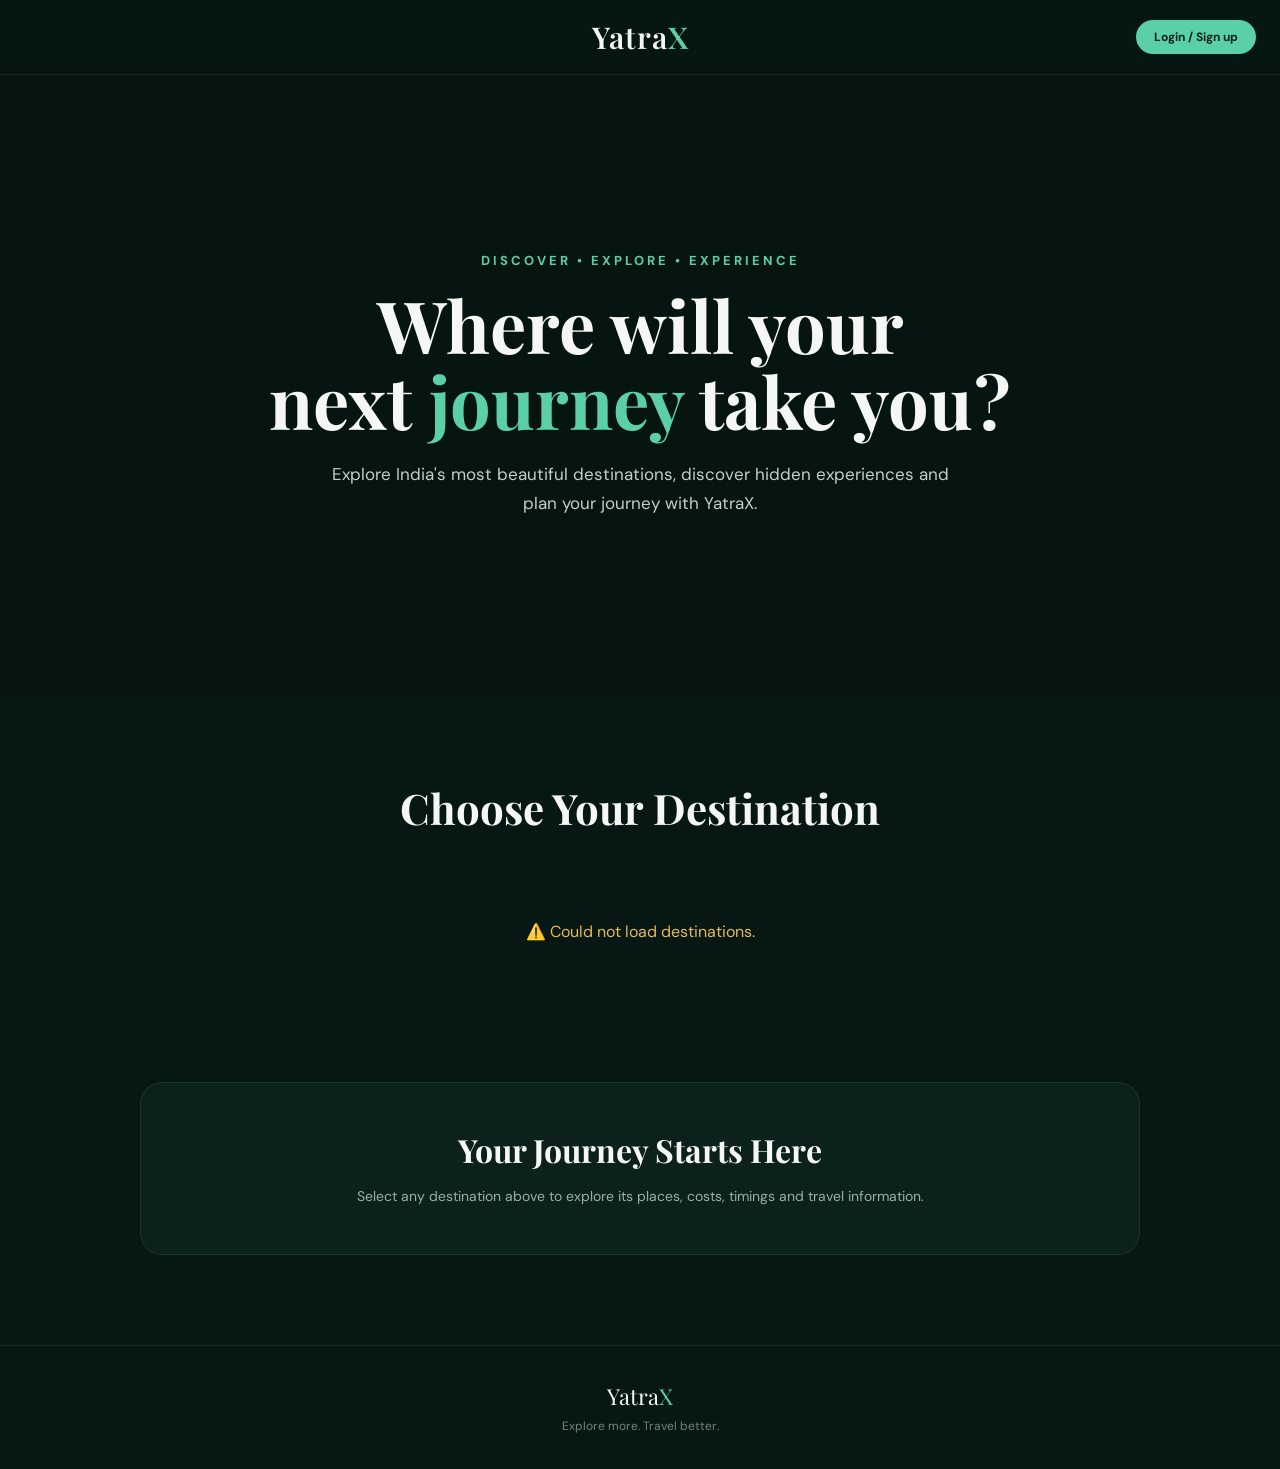
<file: index.html>
<!DOCTYPE html>
<html lang="en">
<head>

<meta charset="UTF-8">
<meta name="viewport" content="width=device-width, initial-scale=1.0">

<title>YatraX | Explore India</title>

<link rel="preconnect" href="https://fonts.googleapis.com">
<link rel="preconnect" href="https://fonts.gstatic.com" crossorigin>

<link href="https://fonts.googleapis.com/css2?family=DM+Sans:wght@400;500;600;700&family=Playfair+Display:wght@500;600;700&display=swap" rel="stylesheet">

<style>

*{margin:0;padding:0;box-sizing:border-box;}
html{scroll-behavior:smooth;}
body{font-family:'DM Sans',sans-serif;background:#071713;color:#f4f7f3;}

header{
    height:75px;display:flex;justify-content:center;align-items:center;
    background:rgba(7,23,19,0.94);border-bottom:1px solid rgba(255,255,255,0.08);
    position:sticky;top:0;z-index:100;padding:0 24px;
}
.logo{font-family:'Playfair Display',serif;font-size:30px;font-weight:600;letter-spacing:1px;}
.logo span{color:#5bd0a8;}

/* ---- Auth area in header (right side) ---- */
.auth-area{
    position:absolute;
    right:24px;
    top:50%;
    transform:translateY(-50%);
    display:flex;
    align-items:center;
    gap:12px;
    font-size:13px;
}
.auth-area a,
.auth-area button{
    padding:9px 18px;
    border-radius:999px;
    background:#5bd0a8;
    color:#062119;
    font-weight:700;
    font-size:12px;
    border:none;
    text-decoration:none;
    cursor:pointer;
    transition:.2s;
    font-family:'DM Sans',sans-serif;
}
.auth-area a:hover,
.auth-area button:hover{background:#71dcc0;transform:translateY(-2px);}
.auth-user{
    color:#c2d0ca;
    font-size:13px;
}
.auth-user b{color:#5bd0a8;}
.auth-logout{
    padding:7px 14px;
    border-radius:999px;
    background:transparent;
    color:#91a69d;
    border:1px solid rgba(255,255,255,.15);
    font-size:12px;
    font-weight:600;
    cursor:pointer;
    font-family:'DM Sans',sans-serif;
}
.auth-logout:hover{background:#102a22;color:#f4f7f3;}

@media(max-width:600px){
    .auth-user b{display:none;}
    .auth-user{padding:7px 10px;}
}

/* ---- Hero ---- */
.hero{
    min-height:620px;display:flex;align-items:center;justify-content:center;
    text-align:center;padding:90px 20px;position:relative;overflow:hidden;
    background:
        linear-gradient(rgba(5,20,16,0.62),rgba(5,20,16,0.90)),
        url("https://images.unsplash.com/photo-1500534623283-312aade485b7?auto=format&fit=crop&w=2000&q=90");
    background-size:cover;background-position:center;
}
.hero-content{max-width:850px;}
.small-title{color:#5bd0a8;font-size:13px;font-weight:700;letter-spacing:3px;text-transform:uppercase;margin-bottom:18px;}
.hero h1{font-family:'Playfair Display',serif;font-size:72px;line-height:1.05;margin-bottom:22px;}
.hero h1 span{color:#5bd0a8;}
.hero p{max-width:650px;margin:auto;color:#c2d0ca;font-size:17px;line-height:1.7;}

.destinations{width:90%;max-width:1200px;margin:auto;padding:85px 0;}
.section-heading{text-align:center;margin-bottom:45px;}
.section-heading h2{font-family:'Playfair Display',serif;font-size:42px;margin-bottom:10px;}

.destination-grid{display:grid;grid-template-columns:repeat(3,1fr);gap:24px;}
.destination-card{
    height:400px;border-radius:22px;overflow:hidden;position:relative;cursor:pointer;
    border:1px solid rgba(255,255,255,0.10);box-shadow:0 25px 60px rgba(0,0,0,0.35);
    transition:transform .35s ease,box-shadow .35s ease;
}
.destination-card:hover{transform:translateY(-8px);box-shadow:0 35px 75px rgba(0,0,0,0.55);}
.destination-card img{width:100%;height:100%;object-fit:cover;display:block;transition:transform .6s ease;}
.destination-card:hover img{transform:scale(1.07);}
.card-overlay{position:absolute;inset:0;background:linear-gradient(transparent 25%,rgba(2,12,9,0.25) 45%,rgba(2,12,9,0.94) 100%);}
.card-content{position:absolute;left:24px;right:24px;bottom:22px;}
.card-location{display:inline-block;color:#5bd0a8;font-size:10px;font-weight:700;letter-spacing:2px;text-transform:uppercase;margin-bottom:7px;}
.card-content h3{font-family:'Playfair Display',serif;font-size:28px;margin-bottom:7px;}
.card-content p{
    color:#c5d1cc;font-size:13px;line-height:1.5;max-width:430px;
    display:-webkit-box;-webkit-line-clamp:3;-webkit-box-orient:vertical;overflow:hidden;
}
.loading-msg{grid-column:1 / -1;text-align:center;padding:40px;color:#91a69d;}

.info-section{width:90%;max-width:1000px;margin:0 auto;padding:15px 0 90px;text-align:center;}
.info-box{background:#0c211b;border:1px solid rgba(255,255,255,0.08);border-radius:22px;padding:45px 30px;}
.info-box h2{font-family:'Playfair Display',serif;font-size:32px;margin-bottom:14px;}
.info-box p{color:#9cafa7;max-width:700px;margin:auto;line-height:1.7;font-size:14px;}

footer{border-top:1px solid rgba(255,255,255,0.08);text-align:center;padding:35px 20px;color:#71857d;font-size:12px;}
.footer-logo{font-family:'Playfair Display',serif;font-size:22px;color:#f4f7f3;margin-bottom:7px;}
.footer-logo span{color:#5bd0a8;}

@media(max-width:900px){.destination-grid{grid-template-columns:repeat(2,1fr);}}
@media(max-width:750px){
    .hero{min-height:550px;}.hero h1{font-size:50px;}.hero p{font-size:15px;}
    .destination-grid{grid-template-columns:1fr;}.destination-card{height:400px;}
    .section-heading h2{font-size:34px;}
    .logo{font-size:24px;}
}
@media(max-width:450px){
    .hero h1{font-size:42px;}.destinations{width:92%;}
    .card-content{left:20px;right:20px;bottom:20px;}.card-content h3{font-size:26px;}
    .auth-area{right:12px;gap:8px;}
}

</style>

</head>

<body>

<header>
    <div class="logo">Yatra<span>X</span></div>
    <div class="auth-area" id="authArea">
        <!-- Filled by JS below -->
    </div>
</header>

<section class="hero">
    <div class="hero-content">
        <div class="small-title">Discover • Explore • Experience</div>
        <h1>Where will your<br>next <span>journey</span> take you?</h1>
        <p>
            Explore India's most beautiful destinations,
            discover hidden experiences and plan your journey
            with YatraX.
        </p>
    </div>
</section>

<section class="destinations">
    <div class="section-heading">
        <h2>Choose Your Destination</h2>
    </div>
    <div class="destination-grid" id="destinationGrid">
        <div class="loading-msg">Loading destinations...</div>
    </div>
</section>

<section class="info-section">
    <div class="info-box">
        <h2>Your Journey Starts Here</h2>
        <p>
            Select any destination above to explore its places,
            costs, timings and travel information.
        </p>
    </div>
</section>

<footer>
    <div class="footer-logo">Yatra<span>X</span></div>
    Explore more. Travel better.
</footer>

<script>

/* =========================================================
   AUTH SESSION (localStorage based)
   ========================================================= */

function getCurrentUser() {
    try {
        const raw = localStorage.getItem("yatrax_user");
        return raw ? JSON.parse(raw) : null;
    } catch (e) {
        return null;
    }
}

function logout() {
    localStorage.removeItem("yatrax_user");
    renderAuthArea();
    alert("Logged out successfully.");
}

function renderAuthArea() {
    const area = document.getElementById("authArea");
    const user = getCurrentUser();
    if (user) {
        area.innerHTML =
            '<span class="auth-user">Hi, <b>' + escapeHtml(user.name || user.email) + '</b></span>' +
            '<button class="auth-logout" onclick="logout()">Logout</button>';
    } else {
        area.innerHTML = '<a href="auth.html">Login / Sign up</a>';
    }
}

/* =========================================================
   DESTINATIONS
   ========================================================= */

const API_BASE = "http://localhost:8080/api";

const PAGE_MAP = {
    "goa": "goa.html",
    "kashmir": "kashmir.html"
};

const DISPLAY_NAMES = {
    "taj mahal": "Agra"
};

const IMG_OVERRIDE = {
    "taj mahal": "https://images.unsplash.com/photo-1564507592333-c60657eea523?w=1600&q=85",
    "jaipur": "https://images.unsplash.com/photo-1599661046289-e31897846e41?w=1600&q=85",
    "ladakh": "https://www.peakadventuretour.com/assets/imgs/leh-ladakh-tourism-01.webp"
};

function pageFor(name) {
    if (!name) return null;
    const key = name.toLowerCase().trim();
    return PAGE_MAP[key] || null;
}

function escapeHtml(s) {
    if (s === null || s === undefined) return "";
    return String(s)
        .replace(/&/g, "&amp;")
        .replace(/</g, "&lt;")
        .replace(/>/g, "&gt;")
        .replace(/"/g, "&quot;");
}

function truncate(text, max) {
    if (!text) return "";
    if (text.length <= max) return text;
    return text.substring(0, max).replace(/\s+\S*$/, "") + "…";
}

function cardHtml(d) {
    const key = (d.name || "").toLowerCase().trim();
    const page = pageFor(d.name);
    const click = page
        ? ' onclick="window.location.href=\'' + page + '\'"'
        : (d.id ? ' onclick="window.location.href=\'destination.html?id=' + d.id + '\'"' : "");
    const shortDesc = truncate(d.description, 110);
    const imgUrl = IMG_OVERRIDE[key] || d.imageUrl;
    const displayName = DISPLAY_NAMES[key] || d.name;

    return (
        '<div class="destination-card"' + click + '>' +
            '<img src="' + escapeHtml(imgUrl) + '" alt="' + escapeHtml(displayName) + '" ' +
                 'onerror="this.src=\'https://images.unsplash.com/photo-1500534623283-312aade485b7?w=800\'">' +
            '<div class="card-overlay"></div>' +
            '<div class="card-content">' +
                '<div class="card-location">' + escapeHtml(d.state) + '</div>' +
                '<h3>' + escapeHtml(displayName) + '</h3>' +
                '<p>' + escapeHtml(shortDesc) + '</p>' +
            '</div>' +
        '</div>'
    );
}

function loadDestinations() {
    const grid = document.getElementById("destinationGrid");
    fetch(API_BASE + "/destinations")
        .then(function (r) { if (!r.ok) throw new Error("HTTP " + r.status); return r.json(); })
        .then(function (data) {
            if (!data || data.length === 0) {
                grid.innerHTML = '<p class="loading-msg">No destinations yet.</p>';
                return;
            }
            grid.innerHTML = data.map(cardHtml).join("");
        })
        .catch(function (err) {
            grid.innerHTML = '<p class="loading-msg" style="color:#e5b95c;">⚠️ Could not load destinations.</p>';
            console.error(err);
        });
}

/* =========================================================
   INIT
   ========================================================= */

renderAuthArea();
loadDestinations();

</script>

</body>
</html>
</file>
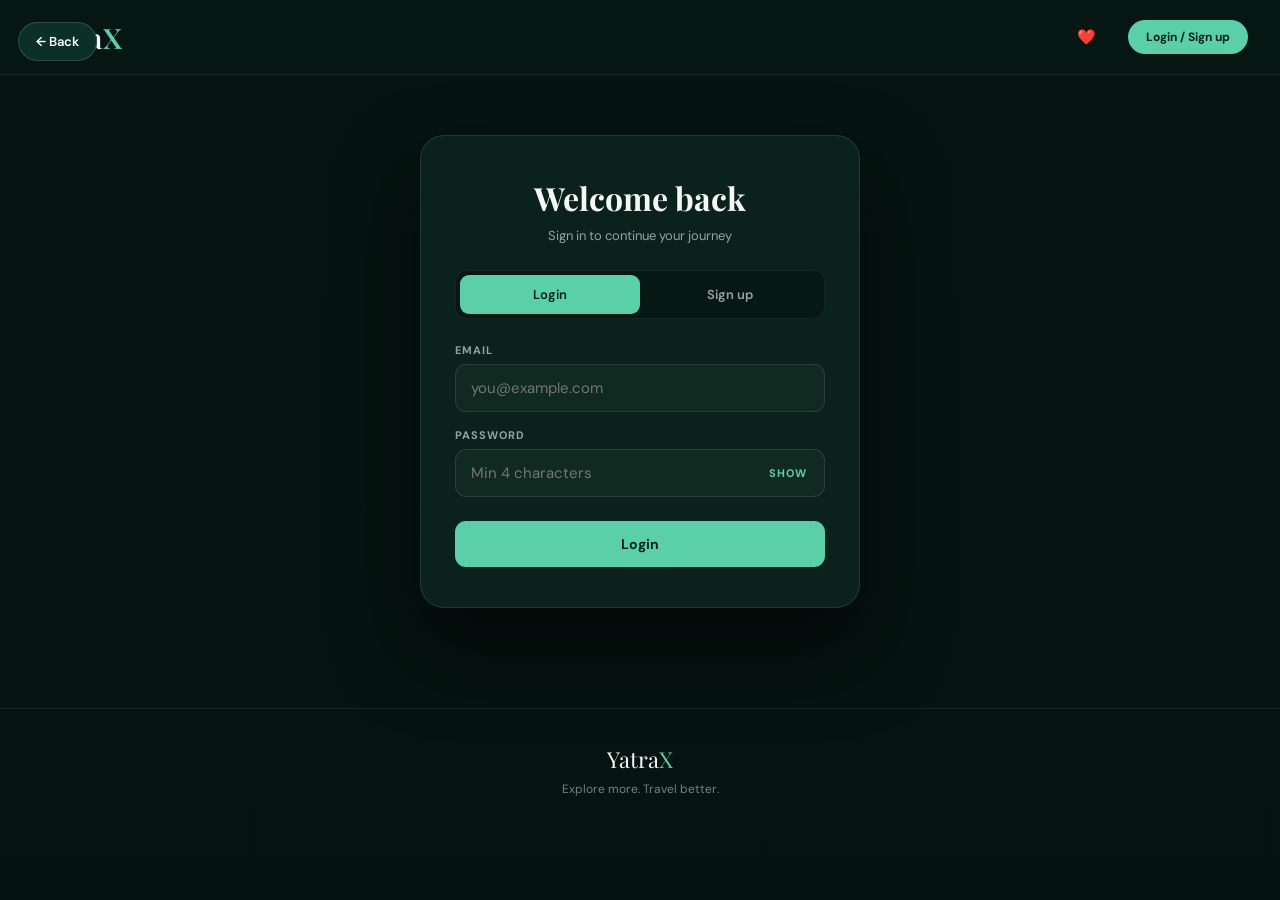
<file: auth.html>
<!DOCTYPE html>
<html lang="en">
<head>
<meta charset="UTF-8">
<meta name="viewport" content="width=device-width, initial-scale=1.0">
<title>YatraX | Login / Sign up</title>
<link href="https://fonts.googleapis.com/css2?family=DM+Sans:wght@400;500;600;700&family=Playfair+Display:wght@500;600;700&display=swap" rel="stylesheet">
<link rel="stylesheet" href="common.css">
<link rel="stylesheet" href="auth.css">
</head>
<body>

<header>
    <a href="index.html" class="logo">Yatra<span>X</span></a>
    <div class="header-nav">
        <a href="wishlist.html" class="nav-link"><span class="heart-emoji">❤️</span><span id="wishlistBadge" class="wishlist-badge">0</span></a>
        <div id="authArea" class="auth-area"></div>
    </div>
</header>

<a class="back-btn" href="index.html" style="top: 22px;">← Back</a>

<div class="auth-card">
    <h1 id="cardTitle">Welcome back</h1>
    <p class="sub" id="cardSub">Sign in to continue your journey</p>

    <div class="tabs">
        <div class="tab active" data-mode="login" onclick="switchMode('login')">Login</div>
        <div class="tab" data-mode="signup" onclick="switchMode('signup')">Sign up</div>
    </div>

    <div class="error-box" id="errorBox"></div>
    <div class="success-box" id="successBox"></div>

    <form id="authForm" onsubmit="handleSubmit(event)">
        <div class="field" id="nameField" style="display:none;">
            <label>Full Name</label>
            <input type="text" id="name" placeholder="Your name" autocomplete="name">
        </div>
        <div class="field">
            <label>Email</label>
            <input type="email" id="email" placeholder="you@example.com" autocomplete="email" required>
        </div>
        <div class="field">
            <label>Password</label>
            <div class="pw-wrap">
                <input type="password" id="password" placeholder="Min 4 characters" autocomplete="current-password" required minlength="4">
                <button type="button" id="togglePw" onclick="togglePassword()">SHOW</button>
            </div>
        </div>
        <button type="submit" class="btn-primary" id="submitBtn">Login</button>
    </form>
</div>

<footer>
    <div class="footer-logo">Yatra<span>X</span></div>
    Explore more. Travel better.
</footer>

<script src="common.js"></script>
<script src="auth.js"></script>
</body>
</html>
</file>
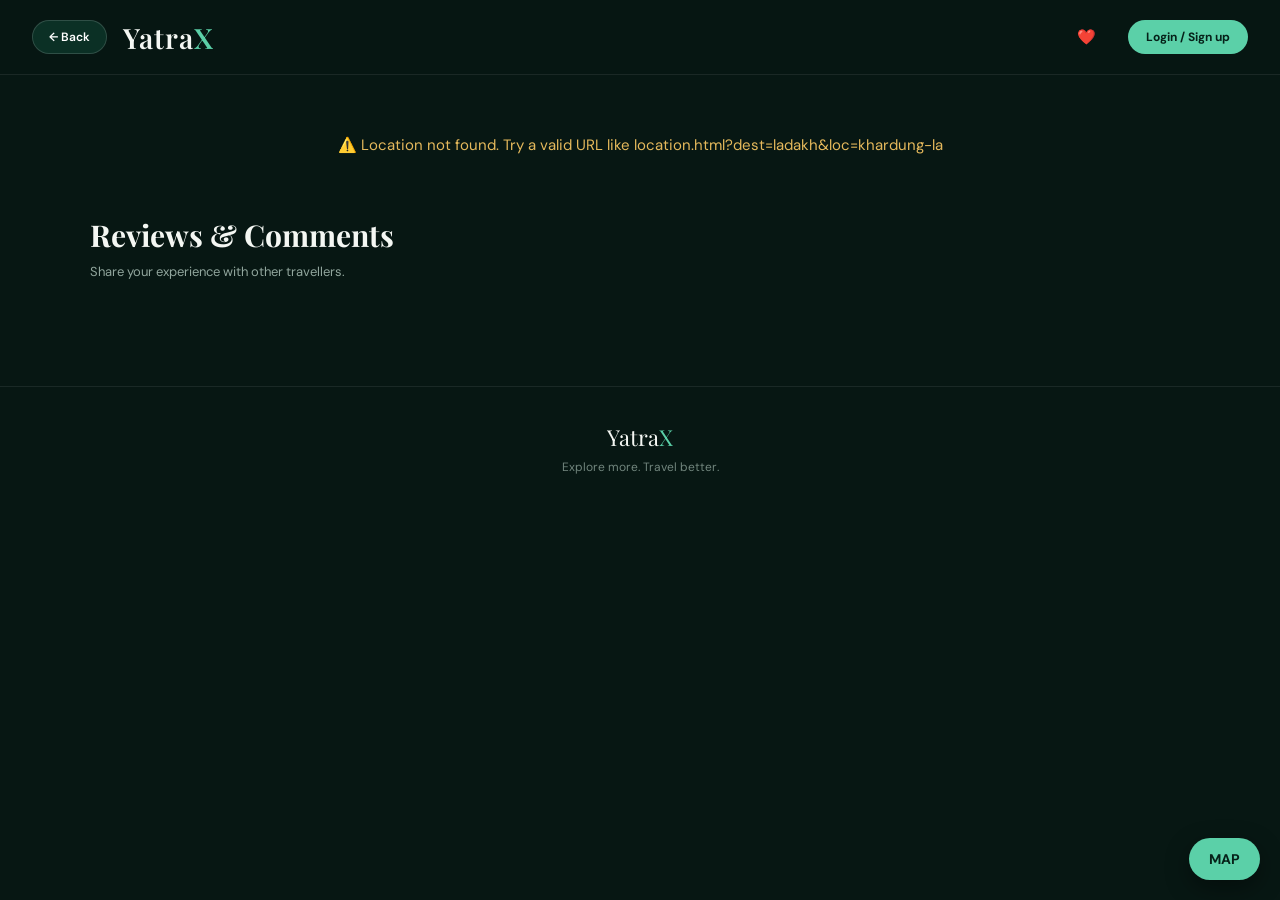
<file: location.html>
<!DOCTYPE html>
<html lang="en">
<head>
<meta charset="UTF-8">
<meta name="viewport" content="width=device-width, initial-scale=1.0">
<title>YatraX | Location</title>
<link href="https://fonts.googleapis.com/css2?family=DM+Sans:wght@400;500;600;700&family=Playfair+Display:wght@500;600;700&display=swap" rel="stylesheet">
<link rel="stylesheet" href="common.css">
<link rel="stylesheet" href="location.css">
<link rel="stylesheet" href="reviews.css">
</head>
<body>

<button class="map-btn" onclick="openMap()">MAP</button>

<header>
    <div class="header-left">
        <button class="header-back" id="backBtn">← Back</button>
        <a href="index.html" class="logo">Yatra<span>X</span></a>
    </div>
    <div class="header-nav">
        <a href="wishlist.html" class="nav-link">
            <span class="heart-emoji">❤️</span>
            <span id="wishlistBadge" class="wishlist-badge">0</span>
        </a>
        <div id="authArea" class="auth-area"></div>
    </div>
</header>

<div id="content"><div class="loading-msg">Loading location...</div></div>

<section class="map-section" id="mapSection">
  <div class="map-box">
    <div class="map-heading">
      <div>
        <h2 id="mapTitle">Location Map</h2>
        <p>Explore online or use the preloaded offline map.</p>
      </div>
      <div class="map-buttons">
        <button class="map-toggle active" id="onlineBtn" onclick="showOnline()">Online Map</button>
        <button class="map-toggle" id="offlineBtn" onclick="showOffline()">Offline Map</button>
        <button class="close-map" onclick="closeMap()">×</button>
      </div>
    </div>
    <div class="map-frame">
      <div id="onlineMap" class="online-map">
        <iframe id="onlineMapFrame" src="" loading="lazy" allowfullscreen></iframe>
      </div>
      <div id="offlineMap" class="offline-map"></div>
    </div>
  </div>
</section>

<section class="reviews-section" id="reviewsSection">
  <div class="reviews-heading">
    <h2>Reviews & Comments</h2>
    <p>Share your experience with other travellers.</p>
  </div>

  <div class="review-write" id="reviewWriteForm" style="display:none;">
    <span class="write-label">Write a review</span>
    <div class="star-selector" id="starSelector">
      <span class="star" data-star="1">★</span>
      <span class="star" data-star="2">★</span>
      <span class="star" data-star="3">★</span>
      <span class="star" data-star="4">★</span>
      <span class="star" data-star="5">★</span>
    </div>
    <textarea id="reviewText" placeholder="Share your experience..."></textarea>
    <button class="post-btn" onclick="submitReview()">Post Review</button>
  </div>

  <div class="login-prompt" id="loginPromptBox" style="display:none;">
    Please <a href="auth.html">login</a> to write a review, like, or reply.
  </div>

  <div class="review-list" id="reviewList"></div>
</section>

<footer>
  <div class="footer-logo">Yatra<span>X</span></div>
  Explore more. Travel better.
</footer>

<script src="common.js"></script>
<script src="reviews.js"></script>
<script src="location.js"></script>
</body>
</html>
</file>
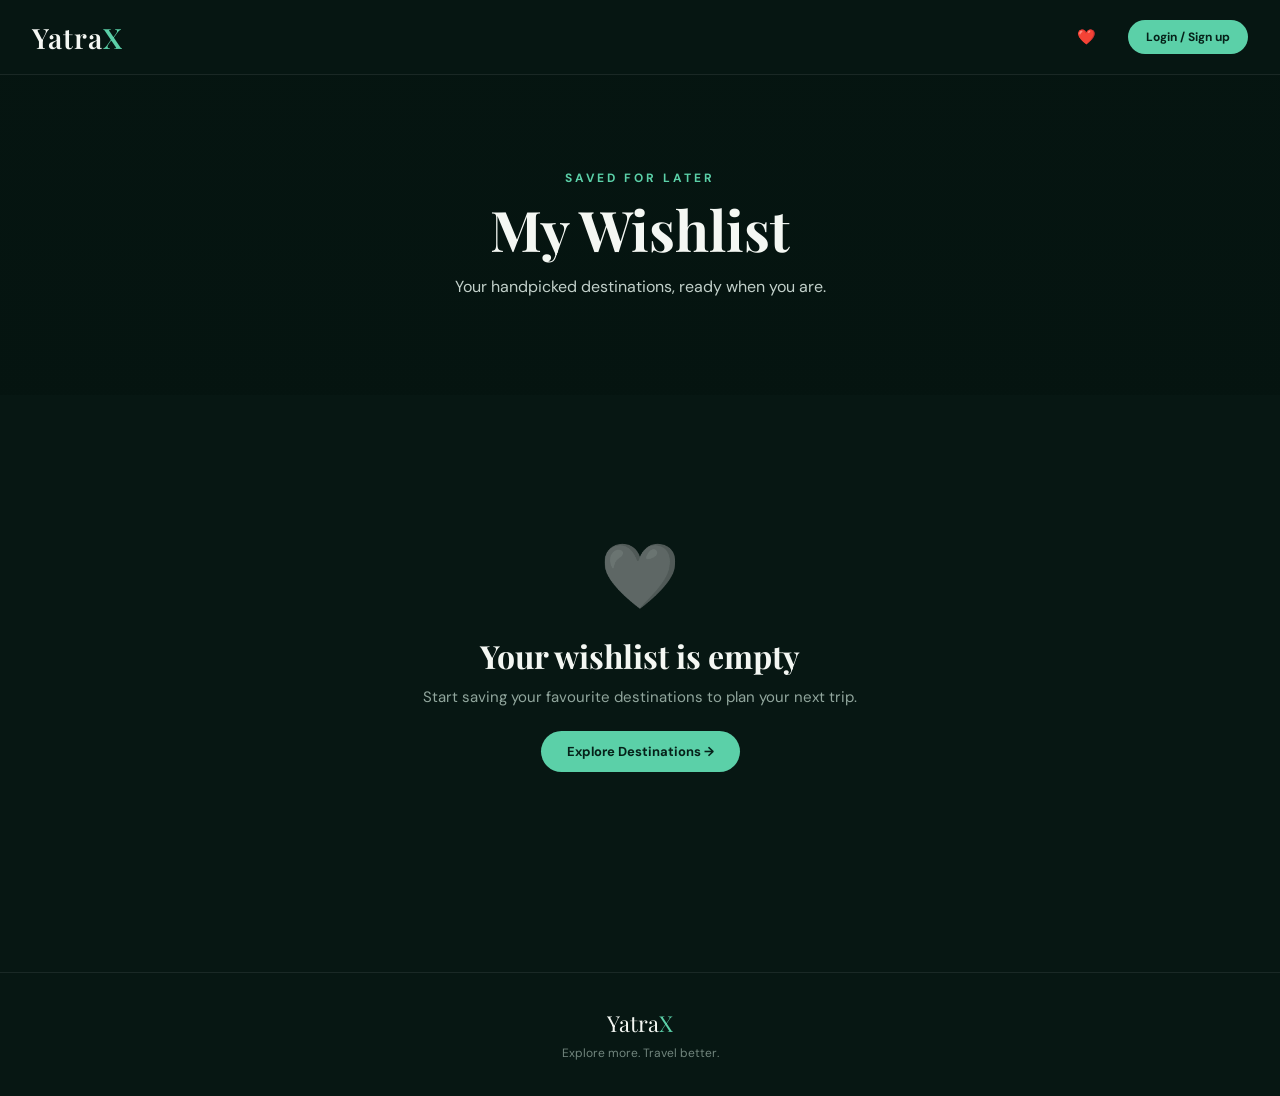
<file: wishlist.html>
<!DOCTYPE html>
<html lang="en">
<head>
<meta charset="UTF-8">
<meta name="viewport" content="width=device-width, initial-scale=1.0">
<title>YatraX | My Wishlist</title>
<link rel="preconnect" href="https://fonts.googleapis.com">
<link rel="preconnect" href="https://fonts.gstatic.com" crossorigin>
<link href="https://fonts.googleapis.com/css2?family=DM+Sans:wght@400;500;600;700&family=Playfair+Display:wght@500;600;700&display=swap" rel="stylesheet">
<link rel="stylesheet" href="common.css">
<link rel="stylesheet" href="wishlist.css">
</head>
<body>

<header>
    <a href="index.html" class="logo">Yatra<span>X</span></a>
    <div class="header-nav">
        <a href="wishlist.html" class="nav-link">
            <span class="heart-emoji">❤️</span>
            <span id="wishlistBadge" class="wishlist-badge">0</span>
        </a>
        <div id="authArea" class="auth-area"></div>
    </div>
</header>

<section class="wishlist-hero">
    <div class="wishlist-hero-content">
        <div class="small-title">Saved for later</div>
        <h1>My Wishlist</h1>
        <p>Your handpicked destinations, ready when you are.</p>
    </div>
</section>

<main class="wishlist-container">
    <div class="wishlist-grid" id="wishlistGrid">
        <div class="loading-msg">Loading wishlist...</div>
    </div>
</main>

<footer>
    <div class="footer-logo">Yatra<span>X</span></div>
    Explore more. Travel better.
</footer>

<script src="common.js"></script>
<script src="wishlist.js"></script>
</body>
</html>
</file>
<file: common.css>
/* =========================================================
   YatraX — Common Styles
   Shared across all pages: header, footer, buttons, cards
   ========================================================= */

* { margin: 0; padding: 0; box-sizing: border-box; }

html { scroll-behavior: smooth; }

body {
    font-family: 'DM Sans', sans-serif;
    background: #071713;
    color: #f4f7f3;
    min-height: 100vh;
}

/* ================= HEADER ================= */
header {
    height: 75px;
    display: flex;
    justify-content: space-between;
    align-items: center;
    padding: 0 32px;
    background: rgba(7, 23, 19, 0.94);
    border-bottom: 1px solid rgba(255, 255, 255, 0.08);
    position: sticky;
    top: 0;
    z-index: 100;
}

.logo {
    font-family: 'Playfair Display', serif;
    font-size: 28px;
    font-weight: 600;
    letter-spacing: 1px;
    text-decoration: none;
    color: #f4f7f3;
}

.logo span { color: #5bd0a8; }

.header-nav {
    display: flex;
    align-items: center;
    gap: 16px;
}

.nav-link {
    display: inline-flex;
    align-items: center;
    gap: 6px;
    padding: 9px 16px;
    border-radius: 999px;
    background: transparent;
    color: #c2d0ca;
    font-size: 13px;
    font-weight: 600;
    text-decoration: none;
    transition: 0.2s;
    position: relative;
}

.nav-link:hover {
    background: #102a22;
    color: #f4f7f3;
}

.nav-link .heart-emoji { font-size: 15px; }

.wishlist-badge {
    display: none;
    background: #ff3366;
    color: white;
    font-size: 10px;
    font-weight: 700;
    padding: 2px 7px;
    border-radius: 999px;
    margin-left: 2px;
}

.auth-area {
    display: flex;
    align-items: center;
    gap: 10px;
    font-size: 13px;
}

.auth-area a,
.auth-area button {
    padding: 9px 18px;
    border-radius: 999px;
    background: #5bd0a8;
    color: #062119;
    font-weight: 700;
    font-size: 12px;
    border: none;
    text-decoration: none;
    cursor: pointer;
    transition: 0.2s;
    font-family: 'DM Sans', sans-serif;
}

.auth-area a:hover,
.auth-area button:hover {
    background: #71dcc0;
    transform: translateY(-2px);
}

.auth-user { color: #c2d0ca; font-size: 13px; }
.auth-user b { color: #5bd0a8; }

.auth-logout {
    padding: 7px 14px !important;
    background: transparent !important;
    color: #91a69d !important;
    border: 1px solid rgba(255, 255, 255, 0.15) !important;
    font-size: 12px !important;
    font-weight: 600 !important;
}

.auth-logout:hover {
    background: #102a22 !important;
    color: #f4f7f3 !important;
    transform: none !important;
}

/* ================= FOOTER ================= */
footer {
    border-top: 1px solid rgba(255, 255, 255, 0.08);
    text-align: center;
    padding: 35px 20px;
    color: #71857d;
    font-size: 12px;
    margin-top: 60px;
}

.footer-logo {
    font-family: 'Playfair Display', serif;
    font-size: 22px;
    color: #f4f7f3;
    margin-bottom: 7px;
}

.footer-logo span { color: #5bd0a8; }

/* ================= BUTTONS ================= */
.back-btn {
    position: fixed;
    top: 15px;
    left: 18px;
    z-index: 1000;
    padding: 10px 17px;
    border: 1px solid rgba(255, 255, 255, 0.15);
    border-radius: 30px;
    background: #0b3025;
    color: white;
    font-size: 13px;
    font-weight: 600;
    cursor: pointer;
    transition: 0.25s ease;
    font-family: 'DM Sans', sans-serif;
    text-decoration: none;
}

.back-btn:hover {
    background: #14543f;
    transform: translateY(-2px);
}

.map-btn {
    position: fixed;
    right: 20px;
    bottom: 20px;
    z-index: 5000;
    padding: 12px 20px;
    border: none;
    border-radius: 30px;
    background: #5bd0a8;
    color: #062119;
    font-size: 14px;
    font-weight: 700;
    cursor: pointer;
    box-shadow: 0 8px 25px rgba(0, 0, 0, 0.4);
    transition: 0.25s;
    font-family: 'DM Sans', sans-serif;
}

.map-btn:hover {
    transform: translateY(-3px);
    background: #7be3ca;
}

/* ================= HEART / WISHLIST ================= */
.heart-btn {
    position: absolute;
    top: 16px;
    right: 16px;
    z-index: 5;
    width: 40px;
    height: 40px;
    border-radius: 50%;
    background: rgba(0, 0, 0, 0.55);
    backdrop-filter: blur(8px);
    border: 1px solid rgba(255, 255, 255, 0.18);
    cursor: pointer;
    transition: 0.2s;
    display: flex;
    align-items: center;
    justify-content: center;
    color: white;
    padding: 0;
}

.heart-btn:hover {
    background: rgba(0, 0, 0, 0.75);
    transform: scale(1.1);
}

.heart-btn svg {
    width: 20px;
    height: 20px;
}

.heart-btn svg path {
    fill: none;
    stroke: white;
    stroke-width: 2;
    stroke-linejoin: round;
    transition: 0.2s;
}

.heart-btn.active svg path {
    fill: #ff3366;
    stroke: #ff3366;
}

.heart-btn.active {
    background: rgba(255, 51, 102, 0.15);
    border-color: rgba(255, 51, 102, 0.5);
}

/* ================= RESPONSIVE ================= */
@media (max-width: 600px) {
    header { padding: 0 16px; height: 65px; }
    .logo { font-size: 24px; }
    .auth-user b { display: none; }
    .nav-link { padding: 8px 12px; font-size: 12px; }
}

/* ================= LOADING / EMPTY ================= */
.loading-msg {
    grid-column: 1 / -1;
    text-align: center;
    padding: 60px 20px;
    color: #91a69d;
    font-size: 15px;
}
/* ================= MODAL HEART ================= */
.modal-heart {
    position: absolute;
    top: 15px;
    right: 65px;
    width: 40px;
    height: 40px;
    border-radius: 50%;
    background: rgba(0, 0, 0, 0.55);
    backdrop-filter: blur(8px);
    border: 1px solid rgba(255, 255, 255, 0.18);
    cursor: pointer;
    display: flex;
    align-items: center;
    justify-content: center;
    z-index: 10;
    padding: 0;
    transition: 0.2s;
}
.modal-heart:hover {
    background: rgba(0, 0, 0, 0.75);
    transform: scale(1.1);
}
.modal-heart svg {
    width: 20px;
    height: 20px;
}
.modal-heart svg path {
    fill: none;
    stroke: white;
    stroke-width: 2;
    stroke-linejoin: round;
    transition: 0.2s;
}
.modal-heart.active svg path {
    fill: #ff3366;
    stroke: #ff3366;
}
.modal-heart.active {
    background: rgba(255, 51, 102, 0.15);
    border-color: rgba(255, 51, 102, 0.5);
}
/* ================= INPUT WARNING ================= */
.input-warning {
    display: none;
    margin-top: 8px;
    padding: 8px 12px;
    border-radius: 8px;
    background: rgba(255, 190, 70, 0.12);
    border: 1px solid rgba(255, 190, 70, 0.35);
    color: #ffd27a;
    font-size: 12px;
    line-height: 1.5;
}
.input-warning.show {
    display: block;
}
/* ================= HEADER LEFT (Back + Logo) ================= */
.header-left {
    display: flex;
    align-items: center;
    gap: 16px;
}

.header-back {
    display: inline-flex;
    align-items: center;
    padding: 8px 16px;
    border: 1px solid rgba(255, 255, 255, 0.15);
    border-radius: 30px;
    background: #0b3025;
    color: #fff;
    font-size: 12px;
    font-weight: 600;
    cursor: pointer;
    text-decoration: none;
    transition: 0.2s ease;
    font-family: 'DM Sans', sans-serif;
}

.header-back:hover {
    background: #14543f;
    transform: translateY(-1px);
}

@media (max-width: 600px) {
    .header-back {
        padding: 6px 12px;
        font-size: 11px;
    }
}
</file>
<file: auth.css>
body {
    display: flex;
    flex-direction: column;
    min-height: 100vh;
    background-image:
        linear-gradient(rgba(5, 20, 16, 0.75), rgba(5, 20, 16, 0.95)),
        url("https://images.unsplash.com/photo-1500534623283-312aade485b7?auto=format&fit=crop&w=2000&q=90");
    background-size: cover;
    background-position: center;
}

.auth-card {
    width: 100%;
    max-width: 440px;
    margin: 60px auto 40px;
    background: #0b211b;
    border: 1px solid rgba(255, 255, 255, 0.10);
    border-radius: 24px;
    padding: 40px 34px;
    box-shadow: 0 40px 80px rgba(0, 0, 0, 0.6);
}

.auth-card h1 {
    font-family: 'Playfair Display', serif;
    font-size: 32px;
    margin-bottom: 8px;
    text-align: center;
}

.auth-card .sub {
    text-align: center;
    color: #91a69d;
    font-size: 13px;
    margin-bottom: 26px;
}

.tabs {
    display: flex;
    background: #071713;
    border-radius: 12px;
    padding: 4px;
    margin-bottom: 24px;
    border: 1px solid rgba(255, 255, 255, 0.06);
}

.tab {
    flex: 1;
    padding: 11px;
    text-align: center;
    font-size: 13px;
    font-weight: 600;
    border-radius: 9px;
    cursor: pointer;
    color: #91a69d;
    transition: 0.2s;
}

.tab.active {
    background: #5bd0a8;
    color: #062119;
}

.field {
    margin-bottom: 16px;
}

.field label {
    display: block;
    color: #91a69d;
    font-size: 11px;
    font-weight: 700;
    letter-spacing: 1px;
    text-transform: uppercase;
    margin-bottom: 7px;
}

.field input {
    width: 100%;
    padding: 13px 15px;
    border-radius: 11px;
    border: 1px solid rgba(255, 255, 255, 0.10);
    background: #102a22;
    color: #f4f7f3;
    font-size: 15px;
    font-family: inherit;
    outline: none;
    transition: 0.2s;
}

.field input:focus {
    border-color: #5bd0a8;
    background: #0d3d2e;
}

.pw-wrap {
    position: relative;
}

.pw-wrap input {
    padding-right: 60px;
}

.pw-wrap button {
    position: absolute;
    right: 8px;
    top: 50%;
    transform: translateY(-50%);
    background: transparent;
    border: none;
    color: #5bd0a8;
    font-size: 11px;
    font-weight: 700;
    letter-spacing: 1px;
    cursor: pointer;
    padding: 6px 10px;
    font-family: inherit;
}

.btn-primary {
    width: 100%;
    padding: 14px;
    border-radius: 11px;
    border: none;
    background: #5bd0a8;
    color: #062119;
    font-weight: 700;
    font-size: 14px;
    cursor: pointer;
    transition: 0.2s;
    font-family: inherit;
    margin-top: 8px;
}

.btn-primary:hover {
    background: #71dcc0;
    transform: translateY(-2px);
}

.btn-primary:disabled {
    opacity: 0.6;
    cursor: not-allowed;
    transform: none;
}

.error-box {
    display: none;
    background: #3a1818;
    border: 1px solid #8b3a3a;
    color: #ffb0b0;
    padding: 12px 14px;
    border-radius: 10px;
    font-size: 13px;
    margin-bottom: 16px;
}
.error-box.show { display: block; }

.success-box {
    display: none;
    background: #0d3d2e;
    border: 1px solid #5bd0a8;
    color: #a8f0d5;
    padding: 12px 14px;
    border-radius: 10px;
    font-size: 13px;
    margin-bottom: 16px;
}
.success-box.show { display: block; }

@media (max-width: 500px) {
    .auth-card { padding: 30px 22px; margin: 40px 16px; }
    .auth-card h1 { font-size: 26px; }
}
</file>
<file: location.css>
.hero{height:520px;position:relative;display:flex;align-items:flex-end;background-size:cover;background-position:center;}
.hero::after{content:"";position:absolute;inset:0;background:linear-gradient(transparent 30%,rgba(2,12,9,.94));}
.hero-content{position:relative;z-index:2;width:90%;max-width:1200px;margin:auto;padding-bottom:50px;}
.hero-small{color:#5bd0a8;font-size:12px;font-weight:700;letter-spacing:3px;text-transform:uppercase;margin-bottom:12px;}
.hero h1{font-family:'Playfair Display',serif;font-size:60px;margin-bottom:10px;line-height:1.05;}
.hero p{max-width:650px;color:#c8d5d0;font-size:15px;line-height:1.6;}

.container{width:90%;max-width:1100px;margin:auto;padding:60px 0;}
.section h2{font-family:'Playfair Display',serif;font-size:30px;margin-bottom:14px;}
.section p{color:#c2d0ca;line-height:1.8;font-size:15px;}

.details{display:grid;grid-template-columns:repeat(2,1fr);gap:14px;margin-top:30px;}
.detail{background:#102a22;border:1px solid rgba(255,255,255,0.07);border-radius:14px;padding:20px;}
.detail span{display:block;color:#5bd0a8;font-size:10px;font-weight:700;letter-spacing:1.5px;text-transform:uppercase;margin-bottom:8px;}
.detail strong{font-size:15px;color:#edf4f1;font-weight:600;}

.map-section{display:none;padding:0 0 40px;}
.map-section.show{display:block;}
.map-box{background:#0b211b;border:1px solid rgba(255,255,255,.09);border-radius:23px;padding:30px;box-shadow:0 25px 55px rgba(0,0,0,.3);width:90%;max-width:1100px;margin:0 auto;}
.map-heading{display:flex;justify-content:space-between;align-items:center;gap:20px;margin-bottom:20px;}
.map-heading h2{font-family:'Playfair Display',serif;font-size:28px;margin-bottom:7px;}
.map-heading p{color:#91a69d;font-size:13px;}
.map-buttons{display:flex;gap:10px;flex-wrap:wrap;align-items:center;}
.map-toggle{padding:11px 17px;border:none;border-radius:25px;background:#102a22;color:#edf4f1;border:1px solid rgba(255,255,255,.12);font-size:12px;font-weight:700;cursor:pointer;font-family:inherit;}
.map-toggle.active{background:#5bd0a8;color:#062119;border-color:#5bd0a8;}
.close-map{width:40px;height:40px;border:none;border-radius:50%;background:#071713;color:white;font-size:20px;cursor:pointer;border:1px solid rgba(255,255,255,.12);}
.map-frame{width:100%;height:520px;border-radius:17px;overflow:hidden;background:#071713;position:relative;}
.online-map{width:100%;height:100%;}
.online-map iframe{width:100%;height:100%;border:0;}
.offline-map{display:none;width:100%;height:100%;position:relative;overflow:hidden;background:#f2e8d0;}
.offline-map.active{display:block;}
.offline-svg{width:100%;height:100%;display:block;}

@media(max-width:750px){
    .hero{height:420px;}
    .hero h1{font-size:40px;}
    .details{grid-template-columns:1fr;}
    .map-heading{flex-direction:column;align-items:flex-start;}
    .map-box{padding:18px;}
    .map-frame{height:420px;}
}
</file>
<file: reviews.css>
/* =========================================================
   YatraX — Reviews & Comments Section
   ========================================================= */

.reviews-section {
    width: 90%;
    max-width: 1100px;
    margin: 0 auto 80px;
    padding: 0;
}

.reviews-heading { margin-bottom: 26px; }

.reviews-heading h2 {
    font-family: 'Playfair Display', serif;
    font-size: 30px;
    margin-bottom: 8px;
}

.reviews-heading p {
    color: #91a69d;
    font-size: 13px;
}

/* ================= WRITE REVIEW FORM ================= */
.review-write {
    background: #0b211b;
    border: 1px solid rgba(255, 255, 255, 0.08);
    border-radius: 18px;
    padding: 22px;
    margin-bottom: 30px;
}

.review-write .write-label {
    display: block;
    color: #91a69d;
    font-size: 11px;
    font-weight: 700;
    letter-spacing: 1px;
    text-transform: uppercase;
    margin-bottom: 12px;
}

.star-selector {
    display: flex;
    gap: 6px;
    margin-bottom: 14px;
}

.star-selector .star {
    font-size: 26px;
    cursor: pointer;
    color: #3a4d46;
    transition: 0.15s;
    user-select: none;
    line-height: 1;
}

.star-selector .star:hover,
.star-selector .star.active {
    color: #ffd24a;
}

.review-write textarea {
    width: 100%;
    min-height: 90px;
    padding: 13px 15px;
    border-radius: 12px;
    border: 1px solid rgba(255, 255, 255, 0.10);
    background: #102a22;
    color: #f4f7f3;
    font-size: 14px;
    font-family: inherit;
    resize: vertical;
    outline: none;
    transition: 0.2s;
    margin-bottom: 12px;
}

.review-write textarea:focus {
    border-color: #5bd0a8;
    background: #0d3d2e;
}

.review-write .post-btn {
    padding: 11px 26px;
    border-radius: 999px;
    border: none;
    background: #5bd0a8;
    color: #062119;
    font-weight: 700;
    font-size: 13px;
    cursor: pointer;
    font-family: inherit;
    transition: 0.2s;
}

.review-write .post-btn:hover {
    background: #71dcc0;
    transform: translateY(-2px);
}

.login-prompt {
    background: #0b211b;
    border: 1px solid rgba(255, 255, 255, 0.08);
    border-radius: 18px;
    padding: 26px;
    text-align: center;
    margin-bottom: 30px;
    color: #91a69d;
    font-size: 14px;
}

.login-prompt a {
    color: #5bd0a8;
    font-weight: 700;
    text-decoration: none;
}

.login-prompt a:hover { text-decoration: underline; }

/* ================= REVIEWS LIST ================= */
.review-list {
    display: flex;
    flex-direction: column;
    gap: 18px;
}

.no-reviews {
    text-align: center;
    padding: 50px 20px;
    color: #6a7c74;
    font-size: 14px;
    background: #0b211b;
    border: 1px dashed rgba(255, 255, 255, 0.08);
    border-radius: 18px;
}

.review-card {
    background: #0b211b;
    border: 1px solid rgba(255, 255, 255, 0.08);
    border-radius: 18px;
    padding: 20px;
}

.review-header {
    display: flex;
    align-items: center;
    gap: 12px;
    margin-bottom: 12px;
}

.avatar {
    width: 42px;
    height: 42px;
    border-radius: 50%;
    background: linear-gradient(135deg, #5bd0a8, #2a7a5c);
    color: #062119;
    font-weight: 700;
    font-size: 16px;
    display: flex;
    align-items: center;
    justify-content: center;
    flex-shrink: 0;
}

.review-meta { flex: 1; }

.review-meta .name {
    font-weight: 700;
    font-size: 14px;
    color: #f4f7f3;
    margin-bottom: 3px;
}

.review-meta .time {
    color: #6a7c74;
    font-size: 11px;
}

.review-rating {
    color: #ffd24a;
    font-size: 14px;
    letter-spacing: 1px;
}

.review-text {
    color: #c2d0ca;
    font-size: 14px;
    line-height: 1.7;
    margin-bottom: 14px;
    white-space: pre-wrap;
    word-break: break-word;
}

.review-actions {
    display: flex;
    gap: 8px;
    align-items: center;
    flex-wrap: wrap;
}

.action-btn {
    display: inline-flex;
    align-items: center;
    gap: 6px;
    padding: 7px 13px;
    border-radius: 999px;
    border: 1px solid rgba(255, 255, 255, 0.12);
    background: transparent;
    color: #91a69d;
    font-size: 12px;
    font-weight: 600;
    cursor: pointer;
    transition: 0.2s;
    font-family: inherit;
}

.action-btn:hover {
    background: #102a22;
    color: #f4f7f3;
}

.action-btn.liked {
    background: rgba(91, 208, 168, 0.15);
    border-color: #5bd0a8;
    color: #5bd0a8;
}

.action-btn.disliked {
    background: rgba(255, 90, 90, 0.12);
    border-color: #ff5a5a;
    color: #ff5a5a;
}

.action-btn .count { font-size: 11px; }

/* ================= REPLIES ================= */
.replies {
    margin-top: 16px;
    padding-left: 20px;
    border-left: 2px solid rgba(91, 208, 168, 0.15);
    display: flex;
    flex-direction: column;
    gap: 12px;
}

.reply-card {
    background: #102a22;
    border-radius: 14px;
    padding: 14px 16px;
}

.reply-header {
    display: flex;
    align-items: center;
    gap: 10px;
    margin-bottom: 8px;
}

.reply-card .avatar {
    width: 32px;
    height: 32px;
    font-size: 13px;
}

.reply-card .name {
    font-weight: 700;
    font-size: 13px;
    color: #f4f7f3;
}

.reply-card .time {
    color: #6a7c74;
    font-size: 10px;
}

.reply-text {
    color: #c2d0ca;
    font-size: 13px;
    line-height: 1.7;
    white-space: pre-wrap;
    word-break: break-word;
}

.reply-form {
    margin-top: 12px;
    display: none;
}

.reply-form.show { display: block; }

.reply-form textarea {
    width: 100%;
    min-height: 60px;
    padding: 10px 12px;
    border-radius: 10px;
    border: 1px solid rgba(255, 255, 255, 0.10);
    background: #102a22;
    color: #f4f7f3;
    font-size: 13px;
    font-family: inherit;
    resize: vertical;
    outline: none;
    margin-bottom: 8px;
}

.reply-form textarea:focus { border-color: #5bd0a8; }

.reply-form button {
    padding: 8px 18px;
    border-radius: 999px;
    border: none;
    background: #5bd0a8;
    color: #062119;
    font-weight: 700;
    font-size: 12px;
    cursor: pointer;
    font-family: inherit;
    transition: 0.2s;
}

.reply-form button:hover { background: #71dcc0; }

@media (max-width: 600px) {
    .reviews-heading h2 { font-size: 24px; }
    .review-write { padding: 18px; }
    .replies { padding-left: 12px; }
    .review-card { padding: 16px; }
}
</file>
<file: wishlist.css>
/* ================= HERO ================= */
.wishlist-hero {
    min-height: 320px;
    display: flex;
    align-items: center;
    justify-content: center;
    text-align: center;
    padding: 60px 20px;
    background:
        linear-gradient(rgba(5, 20, 16, 0.75), rgba(5, 20, 16, 0.95)),
        url("https://images.unsplash.com/photo-1488646953014-85cb44e25828?auto=format&fit=crop&w=2000&q=90");
    background-size: cover;
    background-position: center;
}

.wishlist-hero-content { max-width: 700px; }

.small-title {
    color: #5bd0a8;
    font-size: 12px;
    font-weight: 700;
    letter-spacing: 3px;
    text-transform: uppercase;
    margin-bottom: 14px;
}

.wishlist-hero h1 {
    font-family: 'Playfair Display', serif;
    font-size: 56px;
    line-height: 1.05;
    margin-bottom: 14px;
}

.wishlist-hero p {
    color: #c2d0ca;
    font-size: 16px;
    line-height: 1.7;
}

/* ================= GRID ================= */
.wishlist-container {
    width: 90%;
    max-width: 1200px;
    margin: auto;
    padding: 60px 0;
}

.wishlist-grid {
    display: grid;
    grid-template-columns: repeat(3, 1fr);
    gap: 24px;
}

.wishlist-card {
    height: 340px;
    border-radius: 22px;
    overflow: hidden;
    position: relative;
    cursor: pointer;
    border: 1px solid rgba(255, 255, 255, 0.10);
    box-shadow: 0 25px 60px rgba(0, 0, 0, 0.35);
    transition: transform 0.35s ease, box-shadow 0.35s ease;
}

.wishlist-card:hover {
    transform: translateY(-8px);
    box-shadow: 0 35px 75px rgba(0, 0, 0, 0.55);
}

.wishlist-card img {
    width: 100%;
    height: 100%;
    object-fit: cover;
    display: block;
    transition: transform 0.6s ease;
}

.wishlist-card:hover img { transform: scale(1.07); }

.wishlist-card .card-overlay {
    position: absolute;
    inset: 0;
    background: linear-gradient(
        transparent 25%,
        rgba(2, 12, 9, 0.25) 45%,
        rgba(2, 12, 9, 0.94) 100%
    );
}

.wishlist-card .card-content {
    position: absolute;
    left: 24px;
    right: 24px;
    bottom: 22px;
}

.card-location {
    display: inline-block;
    color: #5bd0a8;
    font-size: 10px;
    font-weight: 700;
    letter-spacing: 2px;
    text-transform: uppercase;
    margin-bottom: 7px;
}

.wishlist-card .card-content h3 {
    font-family: 'Playfair Display', serif;
    font-size: 26px;
    margin-bottom: 7px;
}

.wishlist-card .card-content p {
    color: #c5d1cc;
    font-size: 13px;
    line-height: 1.5;
    display: -webkit-box;
    -webkit-line-clamp: 2;
    -webkit-box-orient: vertical;
    overflow: hidden;
}

/* ================= EMPTY STATE ================= */
.empty-wishlist {
    text-align: center;
    padding: 80px 20px;
    grid-column: 1 / -1;
}

.empty-wishlist .empty-icon {
    font-size: 64px;
    margin-bottom: 16px;
    opacity: 0.4;
}

.empty-wishlist h2 {
    font-family: 'Playfair Display', serif;
    font-size: 32px;
    margin-bottom: 10px;
}

.empty-wishlist p {
    color: #91a69d;
    font-size: 15px;
    margin-bottom: 24px;
}

.empty-wishlist a {
    display: inline-block;
    padding: 12px 26px;
    border-radius: 999px;
    background: #5bd0a8;
    color: #062119;
    font-weight: 700;
    font-size: 13px;
    text-decoration: none;
    transition: 0.2s;
}

.empty-wishlist a:hover {
    background: #71dcc0;
    transform: translateY(-2px);
}

/* ================= RESPONSIVE ================= */
@media (max-width: 900px) {
    .wishlist-grid { grid-template-columns: repeat(2, 1fr); }
}

@media (max-width: 600px) {
    .wishlist-hero h1 { font-size: 40px; }
    .wishlist-grid { grid-template-columns: 1fr; }
}
</file>
